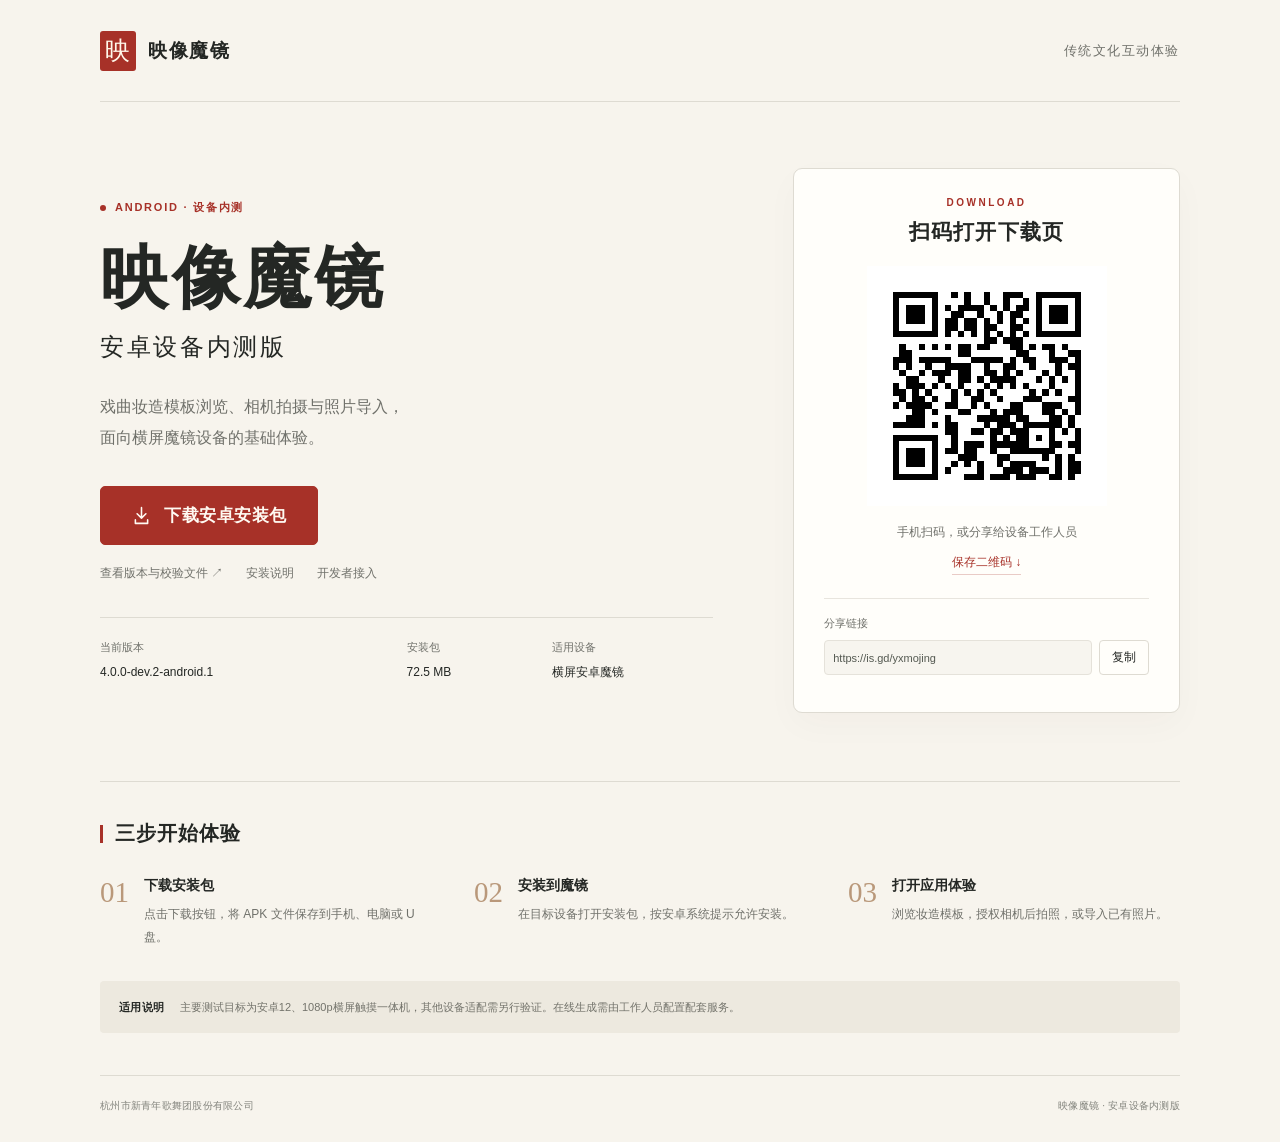
<file: index.html>
<!doctype html>
<html lang="zh-CN">
<head>
  <meta charset="utf-8">
  <meta name="viewport" content="width=device-width, initial-scale=1">
  <meta name="description" content="映像魔镜安卓设备内测版下载入口，提供安装包、二维码及安装说明。">
  <meta name="theme-color" content="#a73128">
  <title>映像魔镜 · 安卓内测版下载</title>
  <link rel="stylesheet" href="./style.css">
  <script src="./app.js" defer></script>
</head>
<body>
  <header class="site-header wrap">
    <a class="brand" href="./" aria-label="映像魔镜首页"><span class="brand-seal" aria-hidden="true">映</span><span>映像魔镜</span></a>
    <span class="header-note">传统文化互动体验</span>
  </header>
  <main class="wrap">
    <section class="download-layout" aria-labelledby="page-title">
      <div class="download-main">
        <p class="eyebrow"><span></span> ANDROID · 设备内测</p>
        <h1 id="page-title">映像魔镜</h1>
        <p class="edition">安卓设备内测版</p>
        <p class="intro">戏曲妆造模板浏览、相机拍摄与照片导入，<br class="desktop-break">面向横屏魔镜设备的基础体验。</p>
        <a id="apk-download" class="download-button" href="https://github.com/hkjtsgmc79-boop/yingxiang-mirror-downloads/releases/download/v4.0.0-dev.2-android.1/yingxiang-mirror-4.0.0-dev.2-android.1.apk">
          <svg width="21" height="21" viewBox="0 0 24 24" fill="none" aria-hidden="true"><path d="M12 3v12m0 0 5-5m-5 5-5-5M5 17v4h14v-4" stroke="currentColor" stroke-width="1.8" stroke-linecap="round" stroke-linejoin="round"/></svg>
          下载安卓安装包
        </a>
        <div class="support-links"><a id="release-link" href="https://github.com/hkjtsgmc79-boop/yingxiang-mirror-downloads/releases/tag/v4.0.0-dev.2-android.1" target="_blank" rel="noopener noreferrer">查看版本与校验文件 <span aria-hidden="true">↗</span></a><a id="install-link" href="https://github.com/hkjtsgmc79-boop/yingxiang-mirror-downloads/releases/download/v4.0.0-dev.2-android.1/INSTALL.txt">安装说明</a><a href="./developers/">开发者接入</a></div>
        <dl class="version-details">
          <div><dt>当前版本</dt><dd id="version-name">4.0.0-dev.2-android.1</dd></div>
          <div><dt>安装包</dt><dd id="size-label">72.5 MB</dd></div>
          <div><dt>适用设备</dt><dd>横屏安卓魔镜</dd></div>
        </dl>
      </div>
      <aside class="qr-card" aria-labelledby="qr-title">
        <p class="qr-kicker">DOWNLOAD</p>
        <h2 id="qr-title">扫码打开下载页</h2>
        <div class="qr-frame"><img src="./assets/download-qr.png" width="240" height="240" alt="映像魔镜下载页二维码"></div>
        <p class="qr-caption">手机扫码，或分享给设备工作人员</p>
        <a class="qr-save" href="./assets/download-qr.png" download="映像魔镜_下载二维码.png">保存二维码 <span aria-hidden="true">↓</span></a>
        <div class="share-section">
          <label for="share-link">分享链接</label>
          <div class="share-row"><input id="share-link" type="text" value="https://is.gd/yxmojing" readonly aria-label="下载页分享链接"><button id="copy-link" type="button">复制</button></div>
          <p id="copy-status" class="copy-status" role="status" aria-live="polite"></p>
        </div>
      </aside>
    </section>
    <section class="installation" aria-labelledby="install-title">
      <div class="section-heading"><span class="section-line" aria-hidden="true"></span><h2 id="install-title">三步开始体验</h2></div>
      <ol class="steps">
        <li><span class="step-number" aria-hidden="true">01</span><div><h3>下载安装包</h3><p>点击下载按钮，将 APK 文件保存到手机、电脑或 U 盘。</p></div></li>
        <li><span class="step-number" aria-hidden="true">02</span><div><h3>安装到魔镜</h3><p>在目标设备打开安装包，按安卓系统提示允许安装。</p></div></li>
        <li><span class="step-number" aria-hidden="true">03</span><div><h3>打开应用体验</h3><p>浏览妆造模板，授权相机后拍照，或导入已有照片。</p></div></li>
      </ol>
      <div class="scope-note"><strong>适用说明</strong><p>主要测试目标为安卓12、1080p横屏触摸一体机，其他设备适配需另行验证。在线生成需由工作人员配置配套服务。</p></div>
    </section>
  </main>
  <footer class="site-footer wrap"><span>杭州市新青年歌舞团股份有限公司</span><span>映像魔镜 · 安卓设备内测版</span></footer>
</body>
</html>
</file>
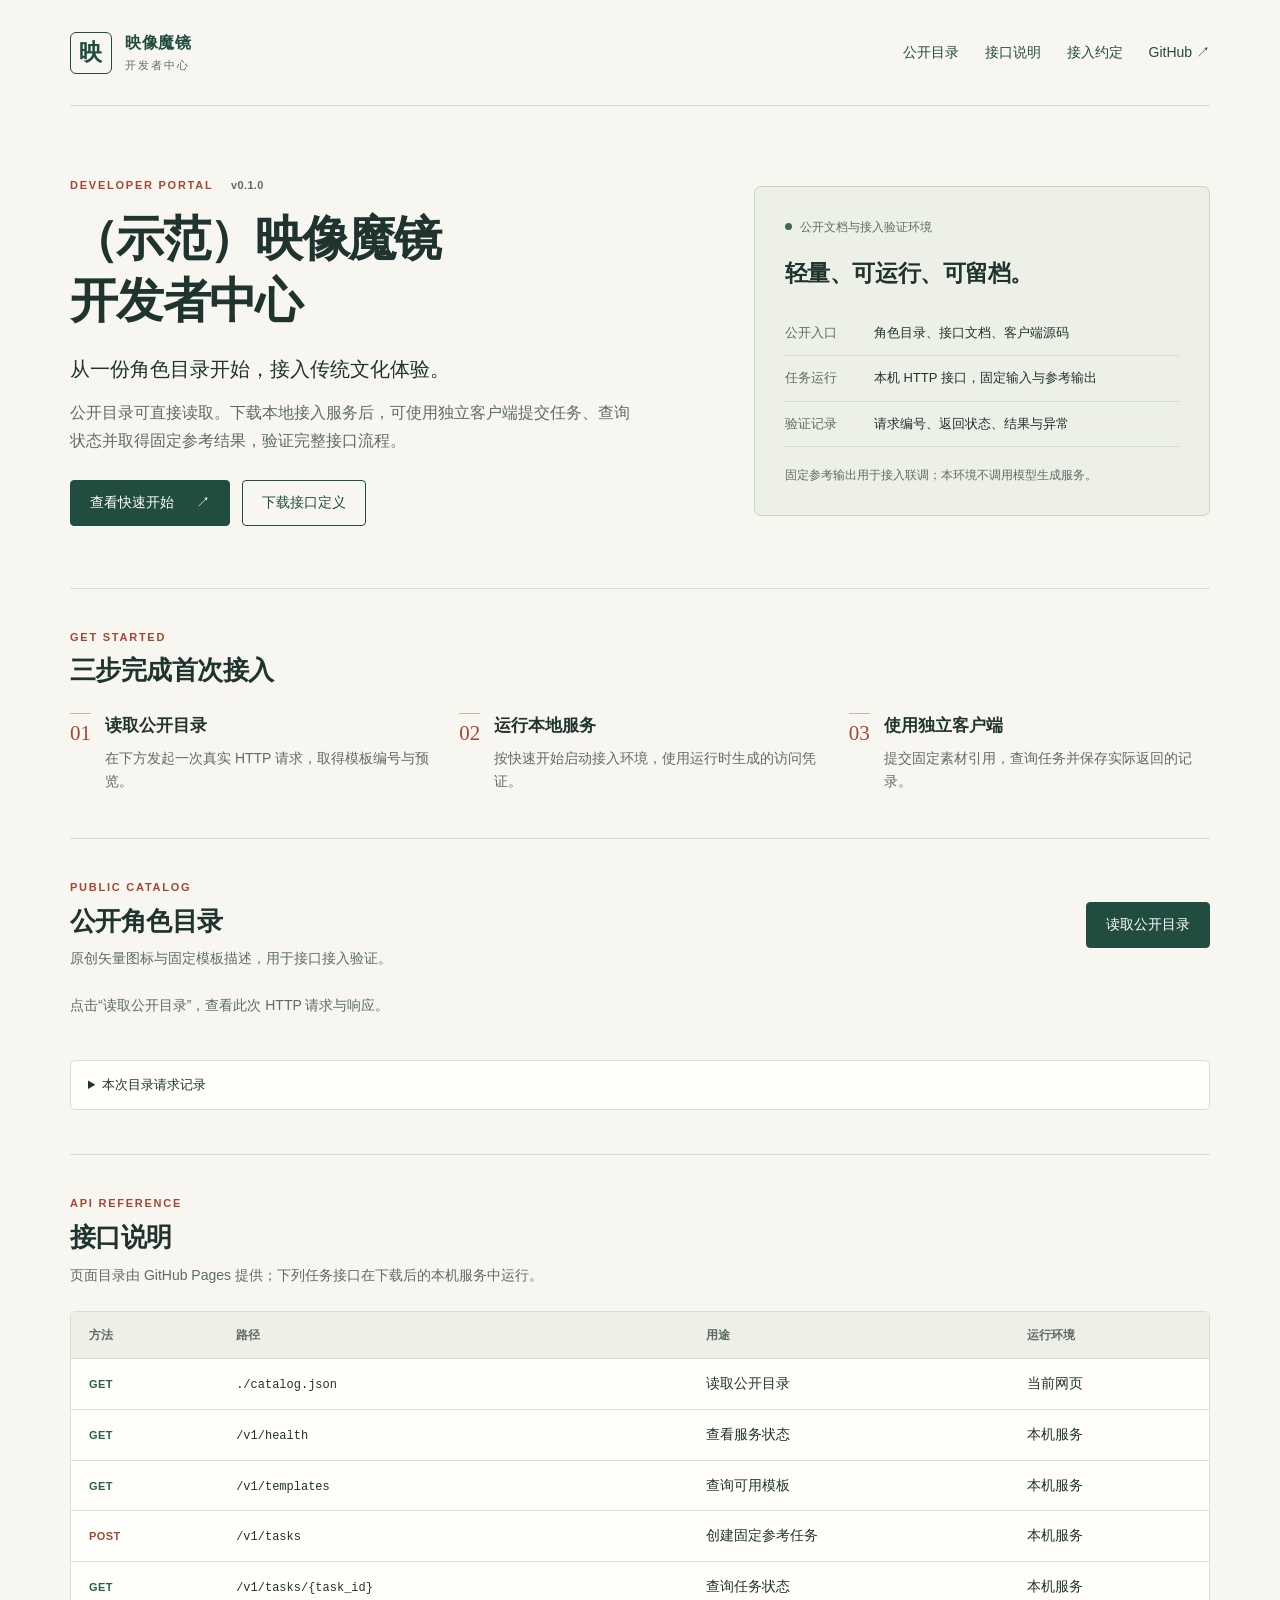
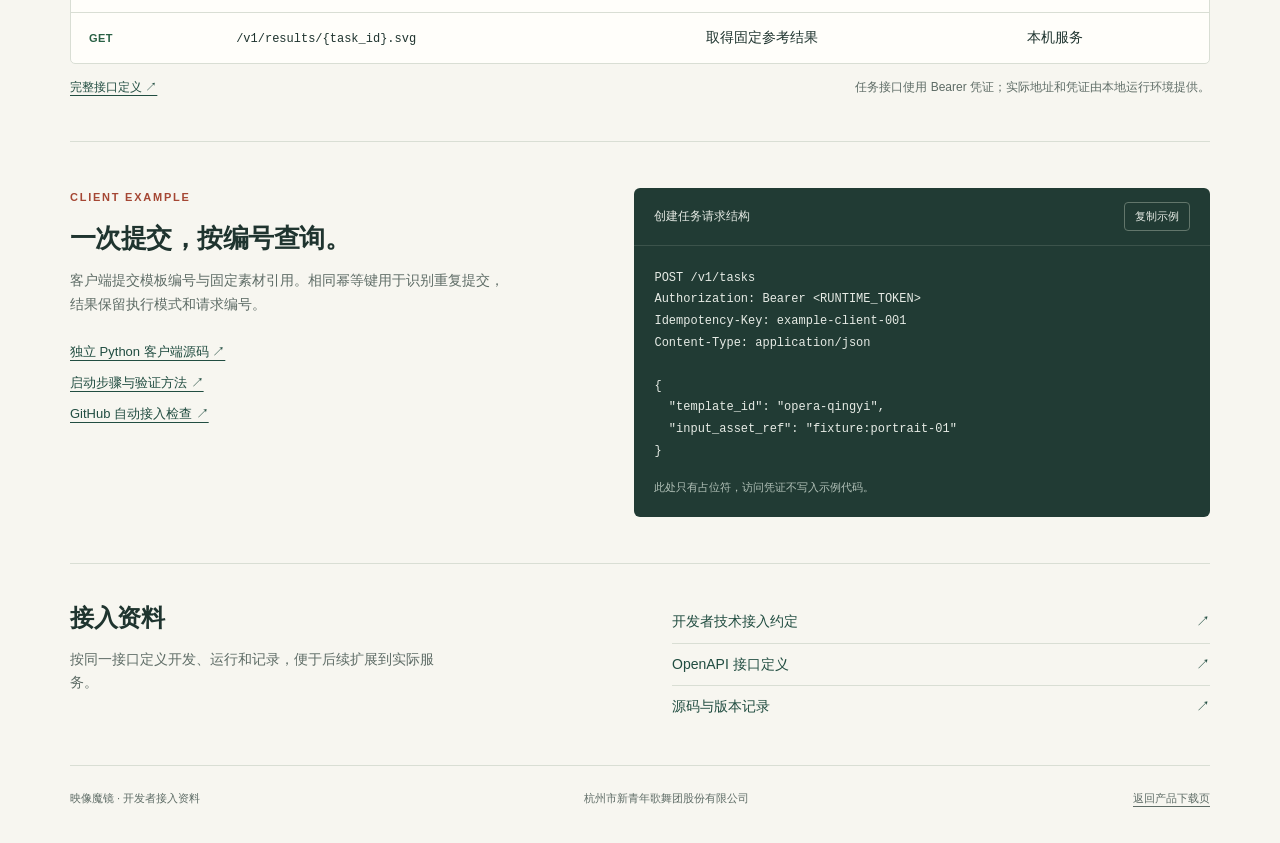
<file: developers/index.html>
<!doctype html>
<html lang="zh-CN">
<head>
  <meta charset="utf-8">
  <meta name="viewport" content="width=device-width, initial-scale=1">
  <meta name="description" content="映像魔镜开发者接入资料：公开角色目录、接口说明、接入约定与独立客户端。">
  <title>（示范）映像魔镜开发者中心</title>
  <link rel="icon" href="./assets/hualian.svg" type="image/svg+xml">
  <link rel="stylesheet" href="./style.css">
  <script src="./app.js" defer></script>
</head>
<body>
  <a class="skip-link" href="#main">跳转到内容</a>
  <header class="site-header wrap">
    <a class="brand" href="./" aria-label="映像魔镜开发者中心首页"><span class="brand-mark" aria-hidden="true">映</span><span>映像魔镜<small>开发者中心</small></span></a>
    <nav aria-label="主要导航">
      <a href="#catalog">公开目录</a>
      <a href="#api">接口说明</a>
      <a href="./terms.html">接入约定</a>
      <a href="https://github.com/hkjtsgmc79-boop/yingxiang-mirror-downloads/tree/main/developers" target="_blank" rel="noopener noreferrer">GitHub ↗</a>
    </nav>
  </header>
  <main id="main" class="wrap">
    <section class="hero" aria-labelledby="page-title">
      <div class="hero-copy">
        <p class="eyebrow">DEVELOPER PORTAL <span>v0.1.0</span></p>
        <h1 id="page-title">（示范）映像魔镜<br>开发者中心</h1>
        <p class="lead">从一份角色目录开始，接入传统文化体验。</p>
        <p class="intro">公开目录可直接读取。下载本地接入服务后，可使用独立客户端提交任务、查询状态并取得固定参考结果，验证完整接口流程。</p>
        <div class="actions"><a class="button primary" href="./quickstart.html">查看快速开始 <span aria-hidden="true">↗</span></a><a class="button secondary" href="./openapi.json">下载接口定义</a></div>
      </div>
      <aside class="hero-note" aria-labelledby="scope-title">
        <div class="status-line"><span class="status-dot" aria-hidden="true"></span>公开文档与接入验证环境</div>
        <h2 id="scope-title">轻量、可运行、可留档。</h2>
        <dl><div><dt>公开入口</dt><dd>角色目录、接口文档、客户端源码</dd></div><div><dt>任务运行</dt><dd>本机 HTTP 接口，固定输入与参考输出</dd></div><div><dt>验证记录</dt><dd>请求编号、返回状态、结果与异常</dd></div></dl>
        <p class="scope-note">固定参考输出用于接入联调；本环境不调用模型生成服务。</p>
      </aside>
    </section>

    <section class="start-section" aria-labelledby="start-title">
      <div class="section-heading"><p class="eyebrow">GET STARTED</p><h2 id="start-title">三步完成首次接入</h2></div>
      <ol class="steps">
        <li><span class="step-no">01</span><div><h3>读取公开目录</h3><p>在下方发起一次真实 HTTP 请求，取得模板编号与预览。</p></div></li>
        <li><span class="step-no">02</span><div><h3>运行本地服务</h3><p>按快速开始启动接入环境，使用运行时生成的访问凭证。</p></div></li>
        <li><span class="step-no">03</span><div><h3>使用独立客户端</h3><p>提交固定素材引用，查询任务并保存实际返回的记录。</p></div></li>
      </ol>
    </section>

    <section id="catalog" class="catalog-section" aria-labelledby="catalog-title">
      <div class="section-heading row-heading"><div><p class="eyebrow">PUBLIC CATALOG</p><h2 id="catalog-title">公开角色目录</h2><p class="section-subtitle">原创矢量图标与固定模板描述，用于接口接入验证。</p></div><button class="button primary" id="load-catalog" type="button">读取公开目录</button></div>
      <p id="catalog-status" class="catalog-status" role="status" aria-live="polite">点击“读取公开目录”，查看此次 HTTP 请求与响应。</p>
      <div id="catalog-cards" class="catalog-cards" aria-live="polite"></div>
      <details class="request-details" id="catalog-response"><summary>本次目录请求记录</summary><pre id="catalog-log">尚未请求</pre></details>
      <noscript><p>请启用 JavaScript 运行目录请求，或直接<a href="./catalog.json">查看目录 JSON</a>。</p></noscript>
    </section>

    <section id="api" class="api-section" aria-labelledby="api-title">
      <div class="section-heading"><p class="eyebrow">API REFERENCE</p><h2 id="api-title">接口说明</h2><p class="section-subtitle">页面目录由 GitHub Pages 提供；下列任务接口在下载后的本机服务中运行。</p></div>
      <div class="table-wrap"><table><caption class="sr-only">接入接口及运行环境</caption><thead><tr><th scope="col">方法</th><th scope="col">路径</th><th scope="col">用途</th><th scope="col">运行环境</th></tr></thead><tbody>
        <tr><td><span class="method">GET</span></td><td><code>./catalog.json</code></td><td>读取公开目录</td><td>当前网页</td></tr>
        <tr><td><span class="method">GET</span></td><td><code>/v1/health</code></td><td>查看服务状态</td><td>本机服务</td></tr>
        <tr><td><span class="method">GET</span></td><td><code>/v1/templates</code></td><td>查询可用模板</td><td>本机服务</td></tr>
        <tr><td><span class="method post">POST</span></td><td><code>/v1/tasks</code></td><td>创建固定参考任务</td><td>本机服务</td></tr>
        <tr><td><span class="method">GET</span></td><td><code>/v1/tasks/{task_id}</code></td><td>查询任务状态</td><td>本机服务</td></tr>
        <tr><td><span class="method">GET</span></td><td><code>/v1/results/{task_id}.svg</code></td><td>取得固定参考结果</td><td>本机服务</td></tr>
      </tbody></table></div>
      <div class="api-foot"><a href="./openapi.json">完整接口定义 ↗</a><p>任务接口使用 Bearer 凭证；实际地址和凭证由本地运行环境提供。</p></div>
    </section>

    <section class="example-section" aria-labelledby="example-title">
      <div class="example-copy"><p class="eyebrow">CLIENT EXAMPLE</p><h2 id="example-title">一次提交，按编号查询。</h2><p>客户端提交模板编号与固定素材引用。相同幂等键用于识别重复提交，结果保留执行模式和请求编号。</p><div class="link-stack"><a href="./examples/run_client.py">独立 Python 客户端源码 ↗</a><a href="./quickstart.html">启动步骤与验证方法 ↗</a><a href="https://github.com/hkjtsgmc79-boop/yingxiang-mirror-downloads/actions/workflows/developer-integration.yml" target="_blank" rel="noopener noreferrer">GitHub 自动接入检查 ↗</a></div></div>
      <div class="code-panel"><div class="code-heading"><span>创建任务请求结构</span><button id="copy-request" class="copy-button" type="button">复制示例</button></div><pre><code id="request-example">POST /v1/tasks
Authorization: Bearer &lt;RUNTIME_TOKEN&gt;
Idempotency-Key: example-client-001
Content-Type: application/json

{
  "template_id": "opera-qingyi",
  "input_asset_ref": "fixture:portrait-01"
}</code></pre><p id="copy-status" class="copy-status" aria-live="polite">此处只有占位符，访问凭证不写入示例代码。</p></div>
    </section>

    <section class="resources" aria-labelledby="resources-title"><div><h2 id="resources-title">接入资料</h2><p>按同一接口定义开发、运行和记录，便于后续扩展到实际服务。</p></div><div class="resource-links"><a href="./terms.html"><span>开发者技术接入约定</span><span aria-hidden="true">↗</span></a><a href="./openapi.json"><span>OpenAPI 接口定义</span><span aria-hidden="true">↗</span></a><a href="https://github.com/hkjtsgmc79-boop/yingxiang-mirror-downloads/tree/main/developers" target="_blank" rel="noopener noreferrer"><span>源码与版本记录</span><span aria-hidden="true">↗</span></a></div></section>
  </main>
  <footer class="site-footer wrap"><p>映像魔镜 · 开发者接入资料</p><p>杭州市新青年歌舞团股份有限公司</p><a href="../">返回产品下载页</a></footer>
</body>
</html>
</file>
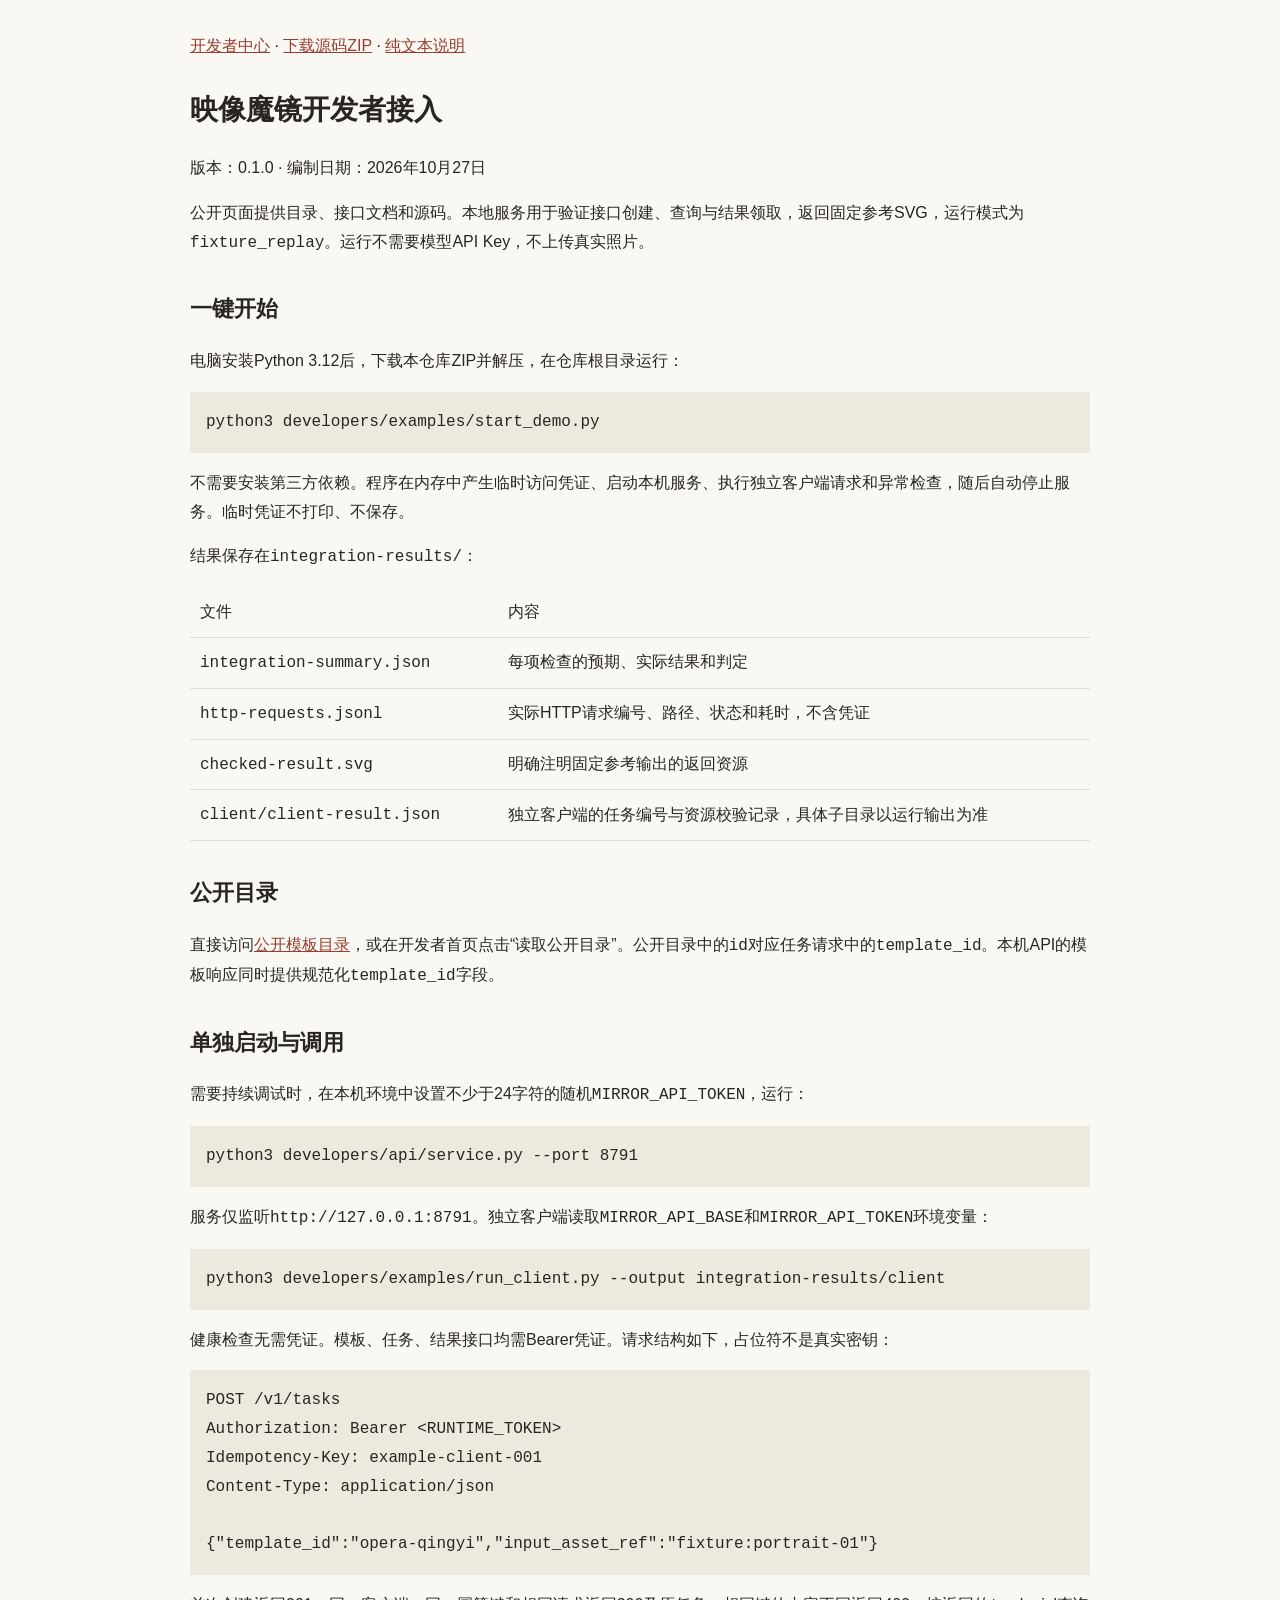
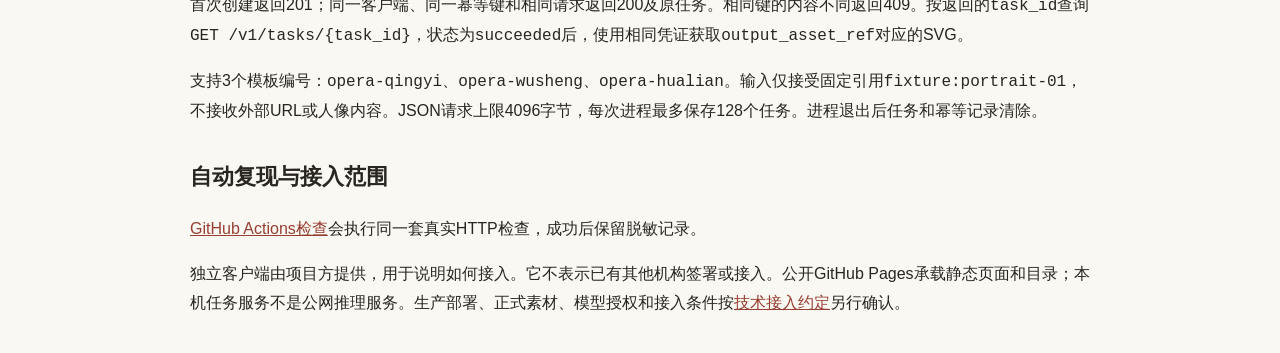
<file: developers/quickstart.html>
<!doctype html><html lang="zh-CN"><meta charset="utf-8"><meta name="viewport" content="width=device-width,initial-scale=1"><title>映像魔镜接入快速开始</title><style>body{font:16px/1.8 -apple-system,BlinkMacSystemFont,"PingFang SC",sans-serif;margin:0;background:#faf8f2;color:#292622}main{max-width:900px;margin:auto;padding:32px 22px}a{color:#963e32}pre{padding:16px;background:#eee9df;overflow:auto}code{font-family:ui-monospace,monospace}h1{font-size:28px}h2{font-size:22px;margin-top:32px}table{border-collapse:collapse;width:100%}td{border-bottom:1px solid #ddd;padding:10px}nav{margin-bottom:24px}</style><main><nav><a href="./">开发者中心</a> · <a href="https://github.com/hkjtsgmc79-boop/yingxiang-mirror-downloads/archive/refs/heads/main.zip">下载源码ZIP</a> · <a href="./quickstart.md">纯文本说明</a></nav><h1>映像魔镜开发者接入</h1><p>版本：0.1.0 · 编制日期：2026年10月27日</p><p>公开页面提供目录、接口文档和源码。本地服务用于验证接口创建、查询与结果领取，返回固定参考SVG，运行模式为<code>fixture_replay</code>。运行不需要模型API Key，不上传真实照片。</p><h2>一键开始</h2><p>电脑安装Python 3.12后，下载本仓库ZIP并解压，在仓库根目录运行：</p><pre><code>python3 developers/examples/start_demo.py
</code></pre><p>不需要安装第三方依赖。程序在内存中产生临时访问凭证、启动本机服务、执行独立客户端请求和异常检查，随后自动停止服务。临时凭证不打印、不保存。</p><p>结果保存在<code>integration-results/</code>：</p><table><tbody><tr><td>文件</td><td>内容</td></tr><tr><td><code>integration-summary.json</code></td><td>每项检查的预期、实际结果和判定</td></tr><tr><td><code>http-requests.jsonl</code></td><td>实际HTTP请求编号、路径、状态和耗时，不含凭证</td></tr><tr><td><code>checked-result.svg</code></td><td>明确注明固定参考输出的返回资源</td></tr><tr><td><code>client/client-result.json</code></td><td>独立客户端的任务编号与资源校验记录，具体子目录以运行输出为准</td></tr></tbody></table><h2>公开目录</h2><p>直接访问<a href="./catalog.json">公开模板目录</a>，或在开发者首页点击“读取公开目录”。公开目录中的<code>id</code>对应任务请求中的<code>template_id</code>。本机API的模板响应同时提供规范化<code>template_id</code>字段。</p><h2>单独启动与调用</h2><p>需要持续调试时，在本机环境中设置不少于24字符的随机<code>MIRROR_API_TOKEN</code>，运行：</p><pre><code>python3 developers/api/service.py --port 8791
</code></pre><p>服务仅监听<code>http://127.0.0.1:8791</code>。独立客户端读取<code>MIRROR_API_BASE</code>和<code>MIRROR_API_TOKEN</code>环境变量：</p><pre><code>python3 developers/examples/run_client.py --output integration-results/client
</code></pre><p>健康检查无需凭证。模板、任务、结果接口均需Bearer凭证。请求结构如下，占位符不是真实密钥：</p><pre><code>POST /v1/tasks
Authorization: Bearer &lt;RUNTIME_TOKEN&gt;
Idempotency-Key: example-client-001
Content-Type: application/json

{&quot;template_id&quot;:&quot;opera-qingyi&quot;,&quot;input_asset_ref&quot;:&quot;fixture:portrait-01&quot;}
</code></pre><p>首次创建返回201；同一客户端、同一幂等键和相同请求返回200及原任务。相同键的内容不同返回409。按返回的<code>task_id</code>查询<code>GET /v1/tasks/{task_id}</code>，状态为<code>succeeded</code>后，使用相同凭证获取<code>output_asset_ref</code>对应的SVG。</p><p>支持3个模板编号：<code>opera-qingyi</code>、<code>opera-wusheng</code>、<code>opera-hualian</code>。输入仅接受固定引用<code>fixture:portrait-01</code>，不接收外部URL或人像内容。JSON请求上限4096字节，每次进程最多保存128个任务。进程退出后任务和幂等记录清除。</p><h2>自动复现与接入范围</h2><p><a href="https://github.com/hkjtsgmc79-boop/yingxiang-mirror-downloads/actions/workflows/developer-integration.yml">GitHub Actions检查</a>会执行同一套真实HTTP检查，成功后保留脱敏记录。</p><p>独立客户端由项目方提供，用于说明如何接入。它不表示已有其他机构签署或接入。公开GitHub Pages承载静态页面和目录；本机任务服务不是公网推理服务。生产部署、正式素材、模型授权和接入条件按<a href="./terms.md">技术接入约定</a>另行确认。</p></main></html>
</file>
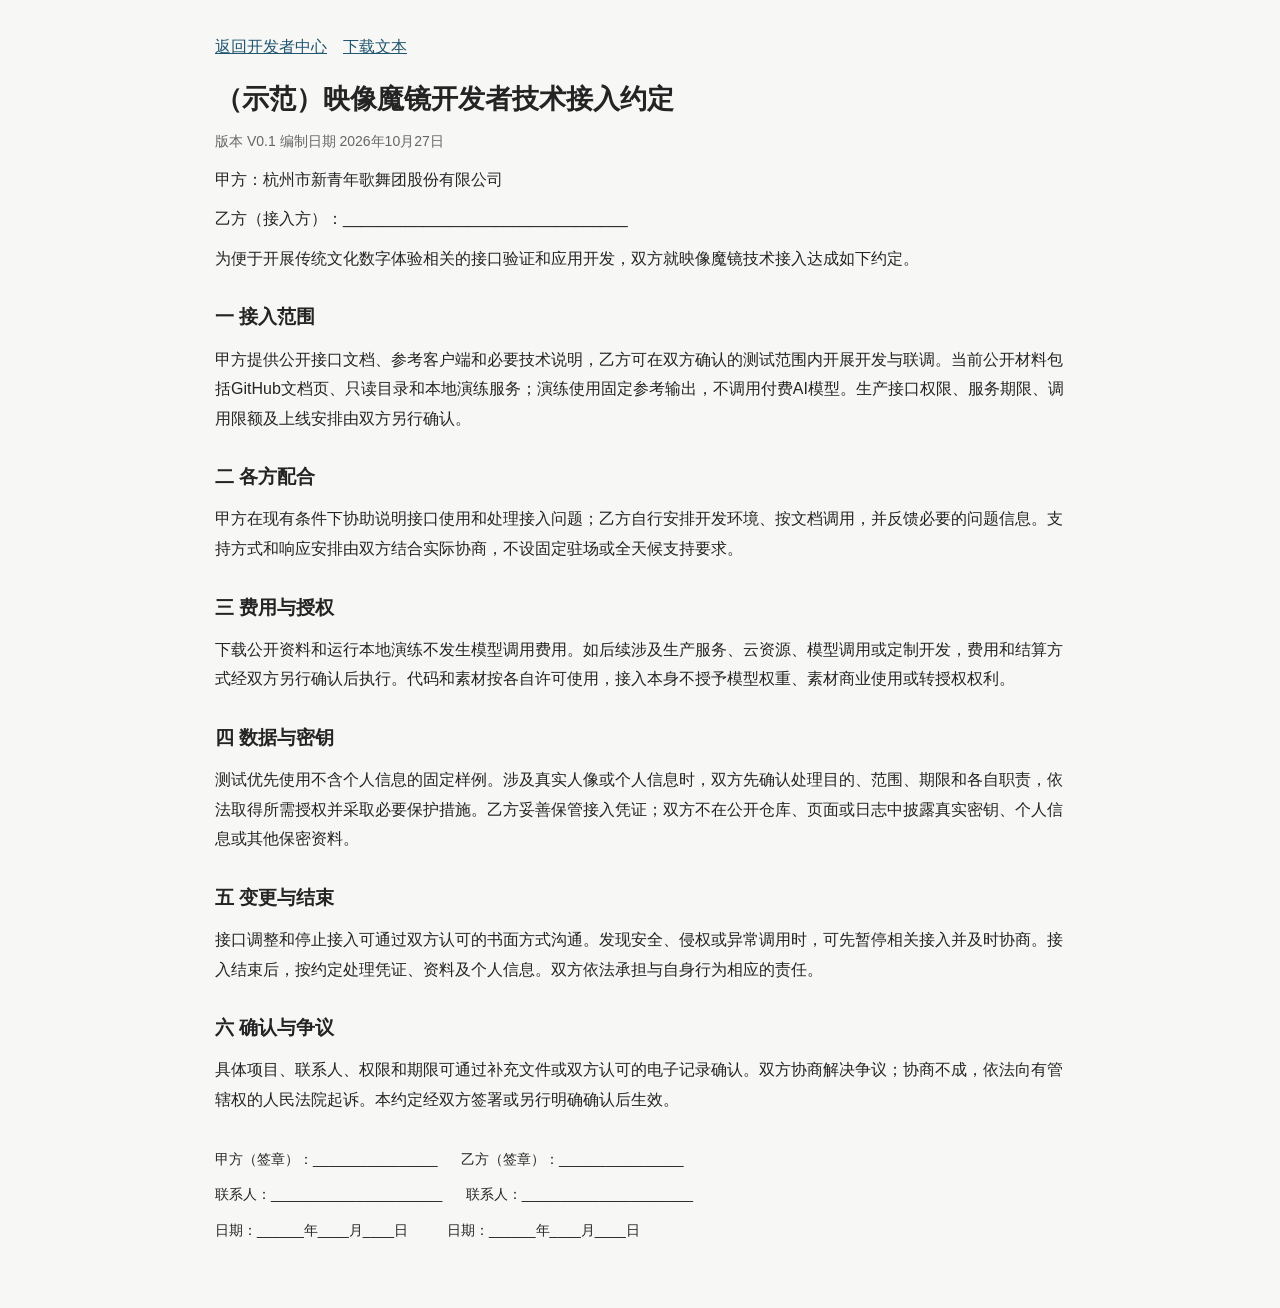
<file: developers/terms.html>
<!doctype html><html lang="zh-CN"><meta charset="utf-8"><meta name="viewport" content="width=device-width,initial-scale=1"><title>开发者技术接入约定</title><style>body{font:16px/1.85 -apple-system,BlinkMacSystemFont,"PingFang SC","Microsoft YaHei",sans-serif;margin:0;background:#f7f7f5;color:#242424}main{max-width:850px;margin:0 auto;padding:32px 24px 54px}h1{font-size:27px;line-height:1.45;margin:18px 0 10px}h2{font-size:19px;margin:26px 0 6px}p{margin:10px 0}a{color:#225771}.meta{color:#666;font-size:14px}.signatures{margin-top:32px;white-space:pre-wrap;font-size:14px}@media(max-width:600px){main{padding:20px 18px}h1{font-size:23px}.signatures{white-space:normal}}@media print{body{background:white}main{max-width:none;padding:0}nav{display:none}}</style><main><nav><a href="./">返回开发者中心</a>　<a href="./terms.md" download>下载文本</a></nav><h1>（示范）映像魔镜开发者技术接入约定</h1><p class="meta">版本 V0.1    编制日期 2026年10月27日</p><p>甲方：杭州市新青年歌舞团股份有限公司</p><p>乙方（接入方）：________________________________</p><p>为便于开展传统文化数字体验相关的接口验证和应用开发，双方就映像魔镜技术接入达成如下约定。</p><section><h2>一 接入范围</h2><p>甲方提供公开接口文档、参考客户端和必要技术说明，乙方可在双方确认的测试范围内开展开发与联调。当前公开材料包括GitHub文档页、只读目录和本地演练服务；演练使用固定参考输出，不调用付费AI模型。生产接口权限、服务期限、调用限额及上线安排由双方另行确认。</p></section><section><h2>二 各方配合</h2><p>甲方在现有条件下协助说明接口使用和处理接入问题；乙方自行安排开发环境、按文档调用，并反馈必要的问题信息。支持方式和响应安排由双方结合实际协商，不设固定驻场或全天候支持要求。</p></section><section><h2>三 费用与授权</h2><p>下载公开资料和运行本地演练不发生模型调用费用。如后续涉及生产服务、云资源、模型调用或定制开发，费用和结算方式经双方另行确认后执行。代码和素材按各自许可使用，接入本身不授予模型权重、素材商业使用或转授权权利。</p></section><section><h2>四 数据与密钥</h2><p>测试优先使用不含个人信息的固定样例。涉及真实人像或个人信息时，双方先确认处理目的、范围、期限和各自职责，依法取得所需授权并采取必要保护措施。乙方妥善保管接入凭证；双方不在公开仓库、页面或日志中披露真实密钥、个人信息或其他保密资料。</p></section><section><h2>五 变更与结束</h2><p>接口调整和停止接入可通过双方认可的书面方式沟通。发现安全、侵权或异常调用时，可先暂停相关接入并及时协商。接入结束后，按约定处理凭证、资料及个人信息。双方依法承担与自身行为相应的责任。</p></section><section><h2>六 确认与争议</h2><p>具体项目、联系人、权限和期限可通过补充文件或双方认可的电子记录确认。双方协商解决争议；协商不成，依法向有管辖权的人民法院起诉。本约定经双方签署或另行明确确认后生效。</p></section><div class="signatures"><p>甲方（签章）：________________      乙方（签章）：________________</p><p>联系人：______________________      联系人：______________________</p><p>日期：______年____月____日          日期：______年____月____日</p></div></main></html>
</file>
<file: style.css>
:root{color-scheme:light;--paper:#f7f4ed;--ink:#242724;--muted:#70716b;--red:#a73128;--red-hover:#85271f;--line:#dedbd2;--serif:"Songti SC","STSong","SimSun",serif;--sans:-apple-system,BlinkMacSystemFont,"PingFang SC","Microsoft YaHei",sans-serif}
*{box-sizing:border-box}body{margin:0;color:var(--ink);background:var(--paper);font-family:var(--sans);-webkit-font-smoothing:antialiased}a{color:inherit;text-decoration:none}a:focus-visible,button:focus-visible,input:focus-visible{outline:3px solid #c68b51;outline-offset:5px}button,input{font:inherit}.wrap{width:min(1080px,calc(100% - 64px));margin-inline:auto}.site-header{height:102px;border-bottom:1px solid var(--line);display:flex;align-items:center;justify-content:space-between}.brand{display:inline-flex;align-items:center;gap:12px;font-size:19px;font-weight:650;letter-spacing:.08em}.brand-seal{display:grid;place-items:center;width:36px;height:40px;border-radius:3px;background:var(--red);color:#fff8eb;font:25px var(--serif)}.header-note{font-size:13px;color:var(--muted);letter-spacing:.12em}.download-layout{display:grid;grid-template-columns:minmax(0,1.3fr) minmax(320px,.82fr);gap:80px;align-items:center;padding:66px 0 68px}.eyebrow{display:flex;align-items:center;gap:9px;margin:0 0 23px;font-size:11px;letter-spacing:.16em;font-weight:650;color:var(--red)}.eyebrow span{width:6px;height:6px;background:var(--red);border-radius:50%}h1{font-family:var(--serif);font-size:68px;line-height:1.18;letter-spacing:.055em;font-weight:700;margin:0 0 12px}.edition{font-size:24px;letter-spacing:.11em;margin:0 0 28px;font-weight:400}.intro{font-size:16px;line-height:1.95;color:var(--muted);margin:0 0 33px}.download-button{display:inline-flex;align-items:center;justify-content:center;gap:12px;background:var(--red);color:#fffaf2;border:1px solid var(--red);border-radius:5px;padding:17px 30px;min-height:58px;font-size:17px;font-weight:600;letter-spacing:.03em;transition:background .15s,border-color .15s}.download-button:hover{background:var(--red-hover);border-color:var(--red-hover)}.support-links{display:flex;flex-wrap:wrap;gap:23px;margin-top:20px;font-size:12px;color:var(--muted)}.support-links a:hover{color:var(--red);text-decoration:underline;text-underline-offset:4px}.version-details{display:grid;grid-template-columns:1.8fr .8fr 1fr;gap:16px;border-top:1px solid var(--line);margin:35px 0 0;padding-top:22px}.version-details dt{font-size:11px;color:var(--muted);margin-bottom:8px}.version-details dd{margin:0;font-size:12px;font-weight:500;line-height:1.5;overflow-wrap:anywhere}.qr-card{background:#fffefa;border:1px solid var(--line);border-radius:9px;padding:28px 30px 16px;text-align:center;box-shadow:0 12px 35px #3d321207}.qr-kicker{font-size:10px;color:var(--red);letter-spacing:.25em;margin:0 0 10px;font-weight:650}.qr-card h2{font-size:21px;font-weight:600;letter-spacing:.06em;margin:0 0 20px}.qr-frame{width:min(100%,240px);aspect-ratio:1;margin-inline:auto;background:#fff;display:grid;place-items:center}.qr-frame img{display:block;width:100%;height:auto;image-rendering:pixelated}.qr-caption{font-size:12px;color:var(--muted);line-height:1.7;margin:16px 0 10px}.qr-save{display:inline-block;font-size:12px;color:var(--red);border-bottom:1px solid #a7312840;padding-bottom:3px}.qr-save:hover{border-color:var(--red)}.share-section{border-top:1px solid #e8e5de;text-align:left;margin-top:23px;padding-top:17px}.share-section label{display:block;font-size:11px;color:var(--muted);margin-bottom:9px}.share-row{display:flex;align-items:stretch;gap:7px}.share-row input{width:0;min-width:0;flex:1;background:#f7f5ef;border:1px solid #e5e2da;border-radius:4px;padding:9px 8px;color:#545951;font-size:11px;text-overflow:ellipsis}.share-row button{flex:none;background:#fffefa;color:var(--ink);border:1px solid var(--line);border-radius:4px;padding:8px 12px;font-size:12px;cursor:pointer}.share-row button:hover{border-color:var(--red);color:var(--red)}.copy-status{min-height:15px;font-size:11px;color:var(--red);margin:6px 0 0}.installation{border-top:1px solid var(--line);padding:38px 0 42px}.section-heading{display:flex;align-items:center;gap:12px}.section-line{height:18px;width:3px;background:var(--red)}.section-heading h2{font-size:20px;font-weight:600;letter-spacing:.05em;margin:0}.steps{display:grid;grid-template-columns:repeat(3,minmax(0,1fr));gap:42px;list-style:none;margin:30px 0 32px;padding:0}.steps li{display:flex;align-items:flex-start;gap:15px}.step-number{font-family:Georgia,serif;font-size:29px;font-weight:400;line-height:1.1;color:#b9987a}.steps h3{font-size:14px;font-weight:600;margin:0 0 8px}.steps p{font-size:12px;line-height:1.9;color:var(--muted);margin:0}.scope-note{display:flex;align-items:baseline;gap:15px;padding:16px 19px;background:#ede9df;border-radius:4px}.scope-note strong{font-size:11px;white-space:nowrap;letter-spacing:.04em}.scope-note p{margin:0;color:#73736b;font-size:11px;line-height:1.85}.site-footer{border-top:1px solid var(--line);padding-block:23px 29px;display:flex;justify-content:space-between;gap:18px;color:#83847d;font-size:10px;letter-spacing:.025em}
@media(max-width:850px){.download-layout{gap:34px;grid-template-columns:minmax(0,1fr) 310px;padding-block:45px}h1{font-size:54px}.edition{font-size:20px}.qr-card{padding-inline:23px}.intro{font-size:14px}.version-details{grid-template-columns:1fr 1fr}.version-details>div:first-child{grid-column:1/-1}.steps{gap:22px}.steps li{gap:11px}.desktop-break{display:none}}
@media(max-width:640px){.wrap{width:calc(100% - 40px)}.site-header{height:80px}.brand{font-size:17px;gap:10px}.brand-seal{width:31px;height:35px;font-size:22px}.header-note{font-size:10px;letter-spacing:.04em}.download-layout{grid-template-columns:1fr;gap:35px;padding:40px 0 36px}.eyebrow{margin-bottom:19px;font-size:10px}h1{font-size:52px}.edition{font-size:20px;margin-bottom:22px}.intro{font-size:14px;line-height:1.9;margin-bottom:27px}.download-button{width:100%;font-size:16px;padding:16px 20px}.support-links{justify-content:center;margin-top:16px;font-size:11px;gap:22px}.version-details{grid-template-columns:1.7fr .7fr 1fr;gap:12px;margin-top:27px;padding-top:20px}.version-details>div:first-child{grid-column:auto}.version-details dd{font-size:10px}.version-details dt{font-size:10px}.qr-card{padding:25px 23px 15px;max-width:370px;width:100%;justify-self:center}.qr-card h2{font-size:20px}.qr-frame{width:220px;max-width:100%}.share-row input{font-size:11px}.installation{padding:30px 0}.section-heading h2{font-size:19px}.steps{grid-template-columns:1fr;gap:24px;margin-top:27px}.steps li{gap:19px}.step-number{min-width:33px;font-size:27px}.steps h3{font-size:14px;margin-bottom:5px}.steps p{font-size:12px;line-height:1.8}.scope-note{display:block;padding:15px 17px}.scope-note strong{display:block;margin-bottom:7px}.scope-note p{font-size:11px;line-height:1.9}.site-footer{flex-direction:column;gap:8px;font-size:10px;line-height:1.6;padding-block:20px 24px}}
@media(prefers-reduced-motion:reduce){*{transition:none!important}}
</file>
<file: developers/style.css>
:root{color-scheme:light;--ink:#1f342f;--muted:#5e6c66;--paper:#f7f6f0;--card:#fffefa;--line:#d9ded4;--brand:#214d41;--accent:#a54734;--soft:#edf0e7}
*{box-sizing:border-box}html{scroll-behavior:smooth;scroll-padding-top:24px}body{margin:0;background:var(--paper);color:var(--ink);font:16px/1.7 -apple-system,BlinkMacSystemFont,"Segoe UI","PingFang SC","Microsoft YaHei",sans-serif}.wrap{width:min(1140px,calc(100% - 48px));margin-inline:auto}a{color:var(--brand);text-underline-offset:4px}a:hover{color:var(--accent)}button,input{font:inherit}button,a{-webkit-tap-highlight-color:transparent}:focus-visible{outline:3px solid #b78955;outline-offset:4px}.skip-link{position:absolute;top:-60px;left:24px;z-index:5;background:var(--card);padding:10px}.skip-link:focus{top:10px}.site-header{display:flex;align-items:center;justify-content:space-between;gap:30px;min-height:106px;border-bottom:1px solid var(--line)}.brand{display:flex;gap:13px;align-items:center;text-decoration:none;font-weight:650;line-height:1.25;letter-spacing:.04em}.brand-mark{display:grid;place-items:center;border:1px solid var(--brand);width:42px;height:42px;border-radius:6px;font-size:23px}.brand small{display:block;color:var(--muted);font-size:11px;font-weight:500;letter-spacing:.18em;margin-top:6px}.site-header nav{display:flex;gap:26px;flex-wrap:wrap;font-size:14px}.site-header nav a{text-decoration:none}.hero{display:grid;grid-template-columns:1.35fr 1fr;gap:68px;align-items:center;padding-block:70px 62px}.eyebrow{font-size:11px;letter-spacing:.16em;font-weight:650;color:var(--accent);margin:0 0 13px}.eyebrow span{color:var(--muted);margin-left:13px;letter-spacing:.03em}h1,h2,h3,p{margin-top:0}h1{font-size:clamp(32px,4.5vw,48px);line-height:1.3;letter-spacing:-.035em;margin-bottom:22px;font-weight:650}h2{font-size:26px;line-height:1.45;letter-spacing:-.02em;margin-bottom:12px}h3{font-size:17px;line-height:1.5;margin:0 0 8px}.lead{font-size:20px;line-height:1.55;margin-bottom:14px}.intro{color:var(--muted);max-width:570px;margin-bottom:26px}.actions{display:flex;gap:12px;flex-wrap:wrap}.button{display:inline-flex;align-items:center;justify-content:center;gap:22px;min-height:45px;padding:10px 19px;border:1px solid var(--brand);border-radius:4px;font-size:14px;text-decoration:none;cursor:pointer;transition:background .15s,color .15s}.button.primary{background:var(--brand);color:white}.button.primary:hover{background:#133e32}.button.secondary{color:var(--brand);background:transparent}.button.secondary:hover{background:var(--soft)}.button:disabled{opacity:.65;cursor:wait}.hero-note{padding:30px;border:1px solid #cbd4c5;background:var(--soft);border-radius:7px}.status-line{display:flex;align-items:center;gap:8px;font-size:12px;color:var(--muted);margin-bottom:20px}.status-dot{width:7px;height:7px;border-radius:100%;background:#3c6a53}.hero-note h2{font-size:23px;margin-bottom:21px}.hero-note dl{margin:0}.hero-note dl div{padding-block:11px;border-bottom:1px solid #d3dbcd;display:grid;grid-template-columns:74px 1fr;gap:15px}.hero-note dt{font-size:13px;color:var(--muted)}.hero-note dd{margin:0;font-size:13px}.scope-note{font-size:12px;color:var(--muted);margin:18px 0 0}.start-section,.catalog-section,.api-section{border-top:1px solid var(--line);padding-block:39px 44px}.section-heading{margin-bottom:23px}.section-heading .eyebrow{margin-bottom:6px}.section-heading h2{margin-bottom:7px}.section-subtitle{color:var(--muted);font-size:14px;margin:0}.steps{display:grid;grid-template-columns:repeat(3,1fr);gap:28px;list-style:none;padding:0;margin:0}.steps li{display:flex;align-items:flex-start;gap:14px}.step-no{font:21px/1.4 Georgia,serif;color:var(--accent);border-top:1px solid #bfb9a8;padding-top:5px}.steps p{font-size:14px;color:var(--muted);margin:0}.row-heading{display:flex;align-items:center;justify-content:space-between;gap:25px}.catalog-status{font-size:14px;color:var(--muted);min-height:24px;margin:0 0 20px}.catalog-status.error{color:#9b352b}.catalog-cards{display:grid;grid-template-columns:repeat(3,1fr);gap:20px}.template-card{border:1px solid var(--line);border-radius:6px;background:var(--card);overflow:hidden}.template-image{display:block;width:100%;height:176px;object-fit:contain;background:#f0eee6;padding:22px}.template-body{padding:18px}.template-body h3{font-size:19px;margin-bottom:6px}.template-body p{font-size:14px;color:var(--muted);margin:0 0 13px}.template-body code{font-size:12px;color:#7a4534}.request-details{border:1px solid var(--line);border-radius:5px;margin-top:22px;background:var(--card)}.request-details summary{cursor:pointer;padding:13px 17px;font-size:13px}.request-details pre{padding:0 17px 16px;margin:0;color:var(--muted);font-size:12px;white-space:pre-wrap;overflow-wrap:anywhere}.table-wrap{overflow-x:auto;border:1px solid var(--line);border-radius:5px;background:var(--card)}table{border-collapse:collapse;width:100%;min-width:650px;font-size:14px}th,td{text-align:left;padding:13px 18px;vertical-align:middle;border-bottom:1px solid var(--line)}th{font-size:12px;color:var(--muted);font-weight:600;background:#eeefe7}tr:last-child td{border-bottom:0}td code{font-size:12px}.method{font-size:11px;letter-spacing:.04em;color:#286044;font-weight:700}.method.post{color:var(--accent)}.api-foot{display:flex;justify-content:space-between;gap:20px;flex-wrap:wrap;margin-top:13px;font-size:12px}.api-foot p{color:var(--muted);margin:0}.example-section{display:grid;grid-template-columns:1fr 1.15fr;gap:64px;border-top:1px solid var(--line);padding-block:46px}.example-copy p:not(.eyebrow){color:var(--muted);font-size:14px;max-width:440px}.link-stack{display:grid;gap:9px;margin-top:24px;font-size:13px}.link-stack a{width:fit-content}.code-panel{background:#213b34;color:#e6ebe5;border-radius:6px;overflow:hidden;min-width:0}.code-heading{display:flex;align-items:center;justify-content:space-between;gap:15px;padding:14px 20px;border-bottom:1px solid #3c534b;font-size:12px}.copy-button{color:#e6ebe5;border:1px solid #62766b;background:transparent;border-radius:4px;font-size:11px;padding:4px 10px;cursor:pointer}.copy-button:hover{background:#344f45}.code-panel pre{margin:0;padding:22px 20px 16px;white-space:pre-wrap;overflow-wrap:anywhere;font-size:12px;line-height:1.8}.code-panel code{font-family:ui-monospace,SFMono-Regular,Consolas,monospace}.copy-status{font-size:11px;color:#b2c1b8;margin:0;padding:0 20px 20px}.resources{border-top:1px solid var(--line);border-bottom:1px solid var(--line);display:grid;grid-template-columns:1fr 1fr;gap:64px;padding-block:37px}.resources h2{font-size:24px}.resources p{color:var(--muted);font-size:14px;max-width:390px;margin:0}.resource-links{display:grid}.resource-links a{display:flex;justify-content:space-between;gap:20px;padding-block:9px;font-size:14px;text-decoration:none;border-bottom:1px solid var(--line)}.resource-links a:last-child{border-bottom:0}.site-footer{display:flex;justify-content:space-between;gap:20px;flex-wrap:wrap;font-size:11px;color:var(--muted);padding-block:23px 35px}.site-footer p{margin:0}.site-footer a{color:var(--muted)}.sr-only{position:absolute;width:1px;height:1px;overflow:hidden;clip:rect(0,0,0,0);white-space:nowrap}
@media(max-width:900px){.hero{gap:35px;padding-block:48px}.hero-note{padding:23px}.hero h1{font-size:36px}.hero .lead{font-size:18px}.steps{gap:20px}.steps li{gap:10px}.example-section,.resources{gap:35px}.site-header nav{gap:16px;font-size:13px}}
@media(max-width:680px){.wrap{width:calc(100% - 34px)}.site-header{min-height:unset;align-items:flex-start;padding-block:21px;gap:16px;flex-direction:column}.brand-mark{width:37px;height:37px;font-size:21px}.site-header nav{width:100%;justify-content:space-between;gap:12px}.hero{grid-template-columns:1fr;padding-block:34px;gap:28px}.hero h1{font-size:34px}.hero .lead{font-size:18px}.intro{font-size:14px}.hero-note h2{font-size:22px}.hero-note{padding:23px}.steps{grid-template-columns:1fr;gap:22px}.start-section,.catalog-section,.api-section{padding-block:29px 32px}h2{font-size:23px}.row-heading{align-items:flex-start;flex-direction:column;gap:13px}.row-heading .button{width:100%}.catalog-cards{grid-template-columns:1fr;gap:16px}.template-card{display:grid;grid-template-columns:118px 1fr}.template-image{height:100%;min-height:168px;padding:15px}.template-body{padding:16px}.template-body h3{font-size:18px}.template-body p{font-size:13px}.template-body code{font-size:11px}.example-section,.resources{grid-template-columns:1fr;gap:25px;padding-block:30px}.code-panel pre{font-size:11px;padding:18px 16px}.code-heading{padding:13px 16px}.copy-status{padding:0 16px 16px}.site-footer{display:grid;gap:5px;padding-block:21px}.api-foot{gap:7px}th,td{padding:11px 14px}}
@media(prefers-reduced-motion:reduce){html{scroll-behavior:auto}*{transition:none!important}}
</file>
